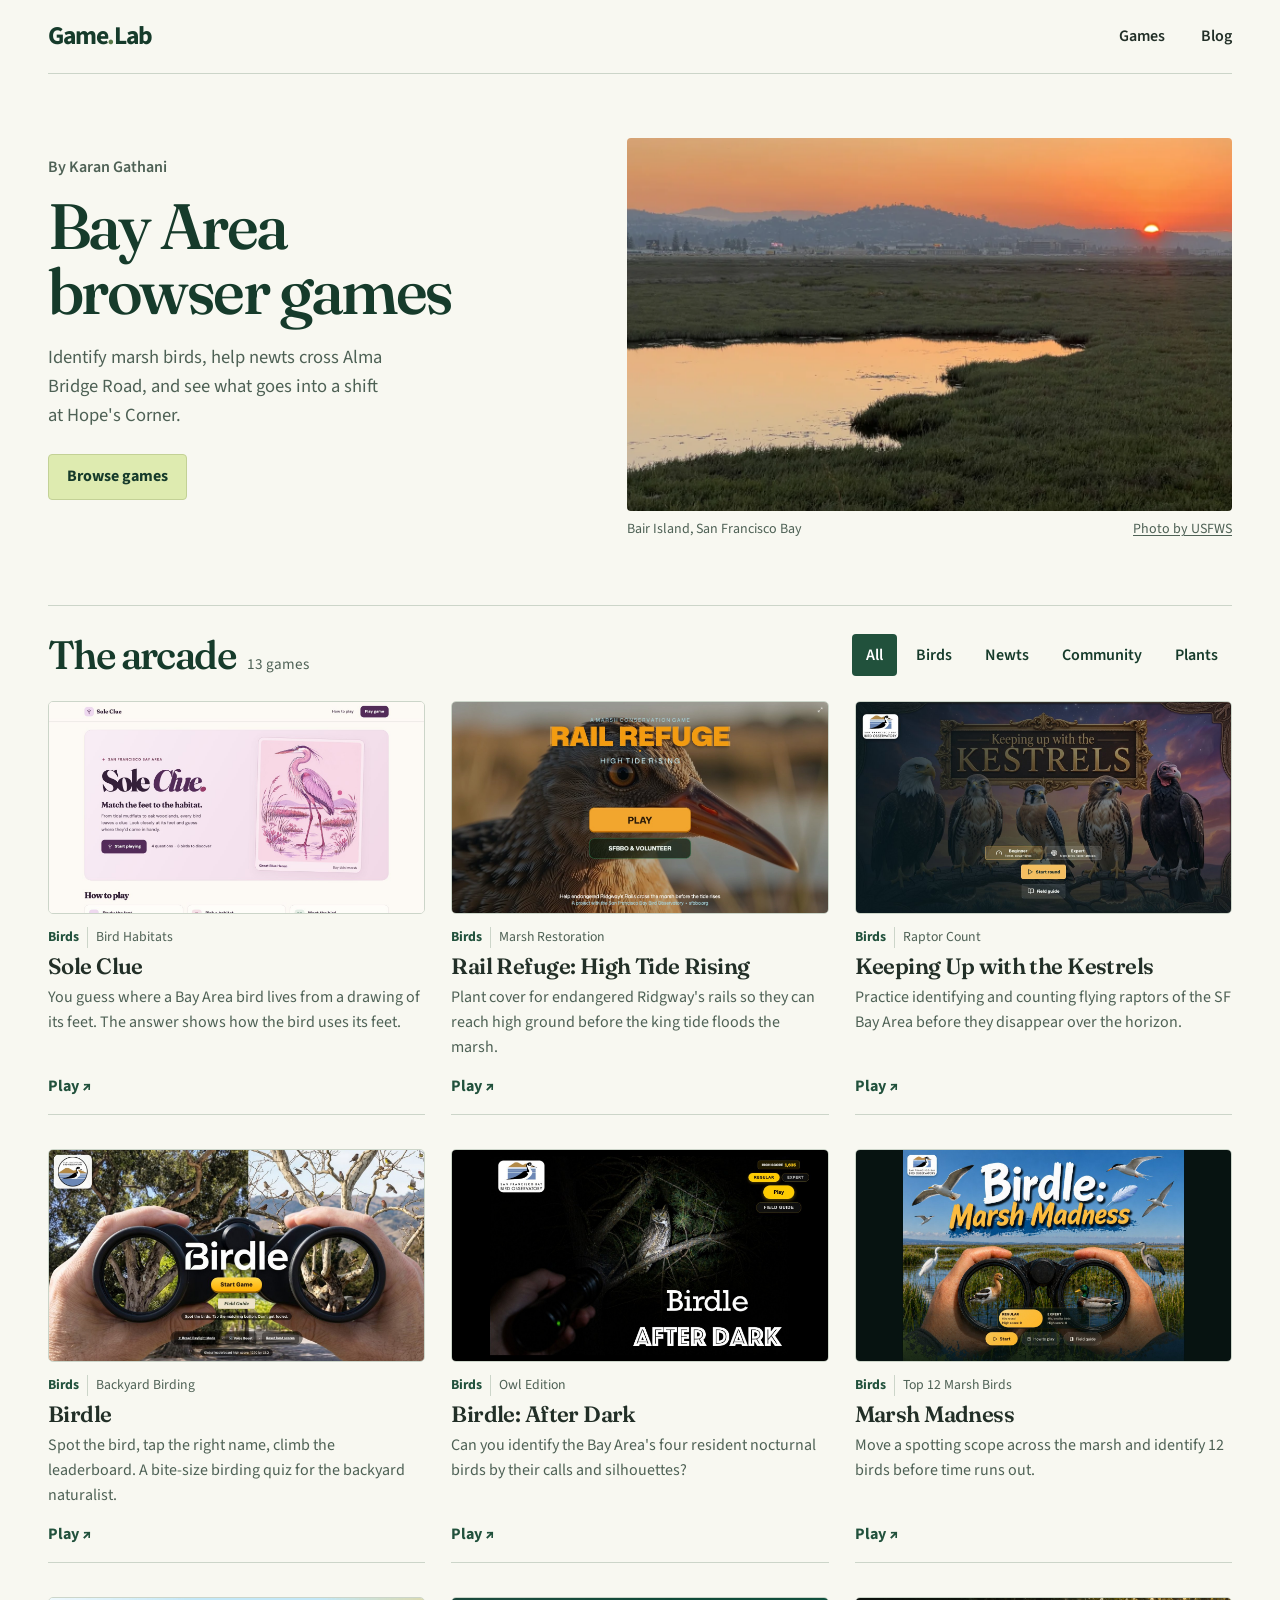
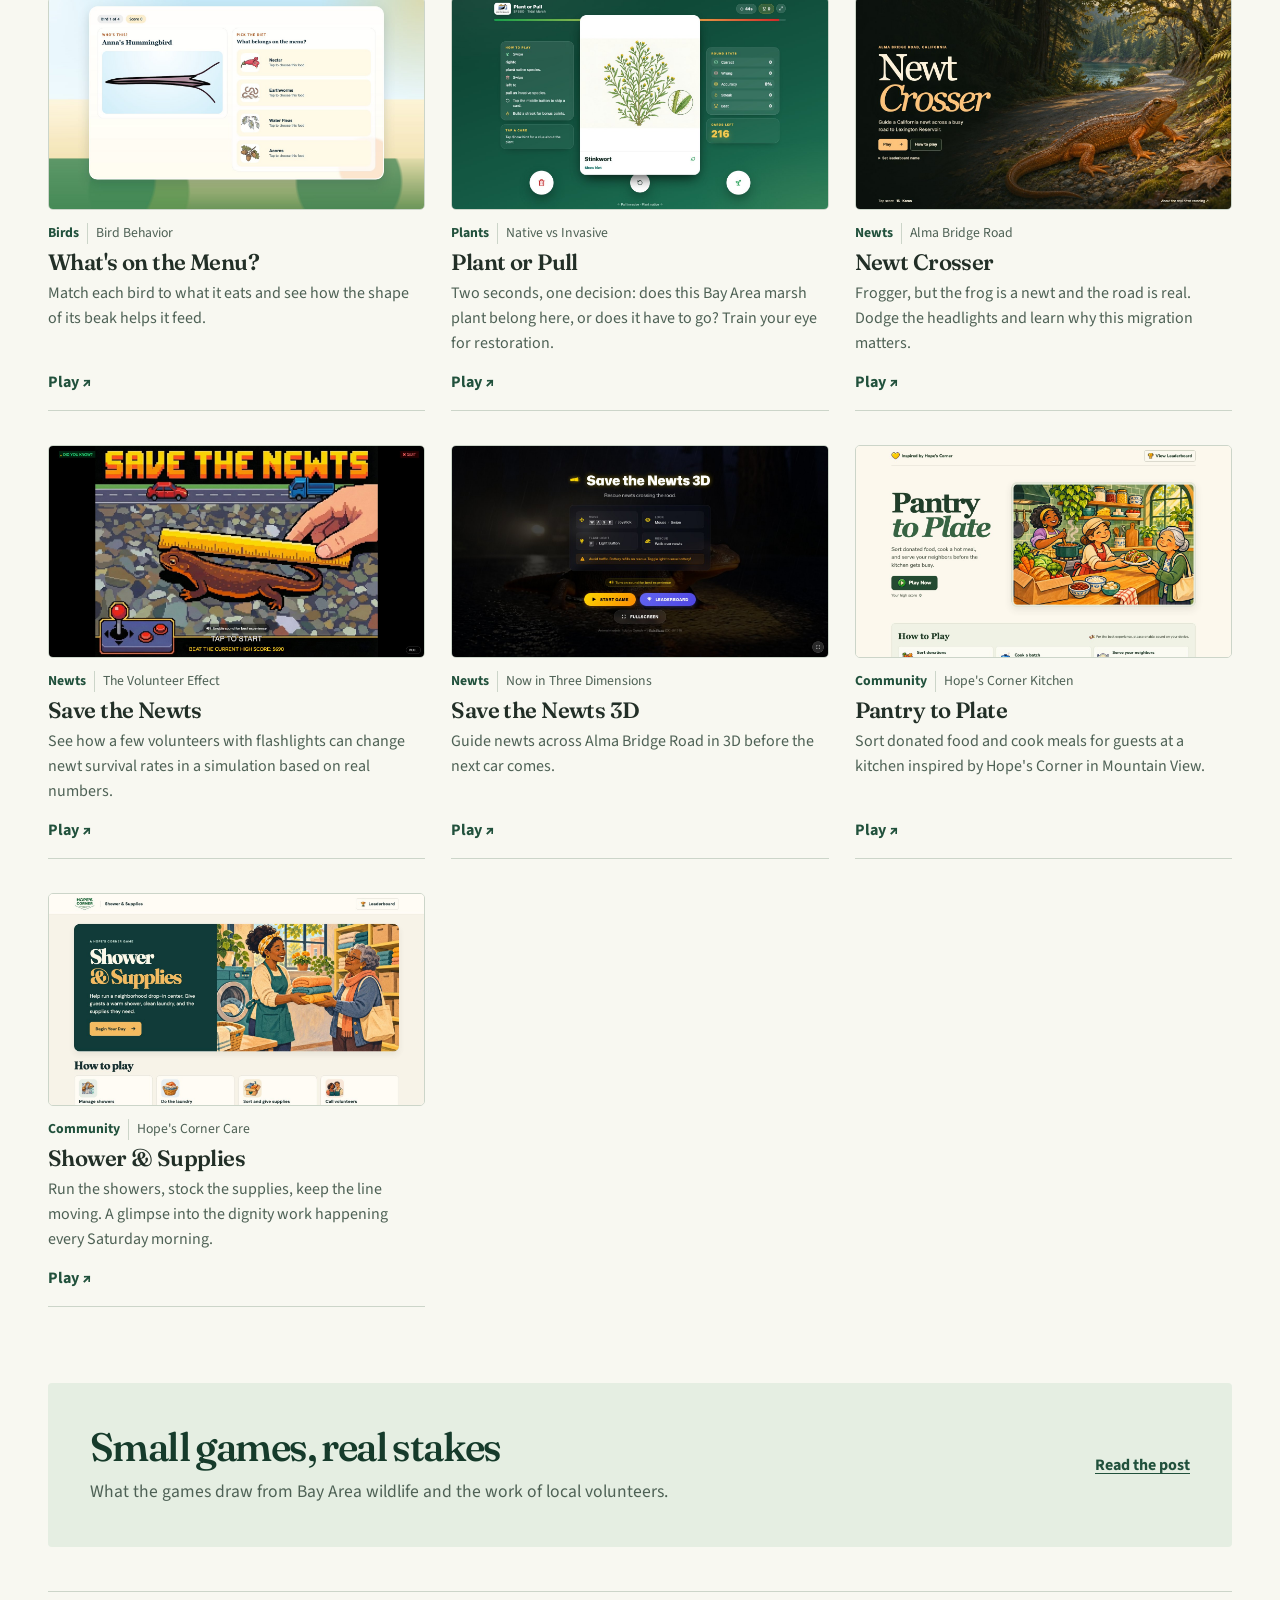
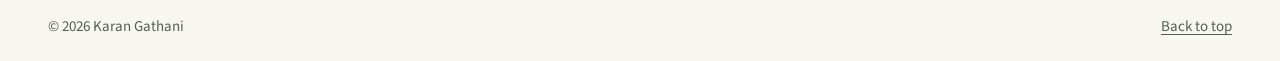
<file: index.html>
<!DOCTYPE html>
<html lang="en">
<head>
  <meta charset="UTF-8" />
  <meta name="viewport" content="width=device-width, initial-scale=1.0" />
  <title>Karan Gathani | Game.Lab</title>
  <meta name="description" content="Browser games about Bay Area birds, marsh plants, migrating newts, and community work." />
  <meta name="theme-color" content="#f8f8f1" />
  <meta property="og:title" content="Karan Gathani | Game.Lab" />
  <meta property="og:description" content="Browser games about Bay Area birds, marsh plants, migrating newts, and community work." />
  <meta property="og:type" content="website" />

  <link rel="icon" type="image/png" sizes="64x64" href="images/favicon.png" />
  <link rel="preconnect" href="https://fonts.googleapis.com" />
  <link rel="preconnect" href="https://fonts.gstatic.com" crossorigin />
  <link href="https://fonts.googleapis.com/css2?family=Fraunces:opsz,wght@9..144,500..650&amp;family=Source+Sans+3:wght@400..700&amp;display=swap" rel="stylesheet" />
  <link rel="stylesheet" href="styles.css" />
</head>
<body id="top">
  <header class="site-header shell">
    <a class="brand" href="index.html">Game<span>.</span>Lab</a>
    <nav class="nav" aria-label="Main">
      <a href="#games">Games</a>
      <a href="blog-why.html">Blog</a>
    </nav>
  </header>

  <main class="shell">
    <section class="hero" aria-labelledby="hero-title">
      <div class="hero-copy">
        <p class="hero-byline">By Karan Gathani</p>
        <h1 id="hero-title">Bay Area<br />browser games</h1>
        <p class="hero-intro">Identify marsh birds, help newts cross Alma Bridge Road, and see what goes into a shift at Hope's Corner.</p>
        <a href="#games" class="button">Browse games</a>
      </div>
      <figure class="hero-photo">
        <img src="images/bair-island-marsh.webp" width="1300" height="975" fetchpriority="high" alt="Sunset over a tidal channel bordered by marsh plants" />
        <figcaption>
          <span>Bair Island, San Francisco Bay</span>
          <a href="https://www.fws.gov/media/salt-marsh-bair-island-nwr">Photo by USFWS</a>
        </figcaption>
      </figure>
    </section>

    <section id="games" class="games-section" aria-labelledby="games-heading">
      <div class="section-head">
        <div class="section-title">
          <h2 id="games-heading">The arcade</h2>
          <p class="game-count" id="game-count" role="status"></p>
        </div>
        <div class="filters" id="filters" role="group" aria-label="Filter games by topic">
          <button class="chip" type="button" data-filter="all" aria-pressed="true">All</button>
          <button class="chip" type="button" data-filter="birds" aria-pressed="false">Birds</button>
          <button class="chip" type="button" data-filter="newts" aria-pressed="false">Newts</button>
          <button class="chip" type="button" data-filter="community" aria-pressed="false">Community</button>
          <button class="chip" type="button" data-filter="plants" aria-pressed="false">Plants</button>
        </div>
      </div>

      <div class="grid" id="grid"></div>
    </section>

    <section class="blog-teaser" aria-labelledby="blog-teaser-title">
      <div>
        <h2 id="blog-teaser-title">Small games, real stakes</h2>
        <p>What the games draw from Bay Area wildlife and the work of local volunteers.</p>
      </div>
      <a href="blog-why.html" class="text-link">Read the post</a>
    </section>
  </main>

  <footer class="site-footer shell">
    <span>&copy; <span id="year"></span> Karan Gathani</span>
    <a href="#top">Back to top</a>
  </footer>

  <script src="games.js"></script>
  <script src="script.js"></script>
</body>
</html>
</file>
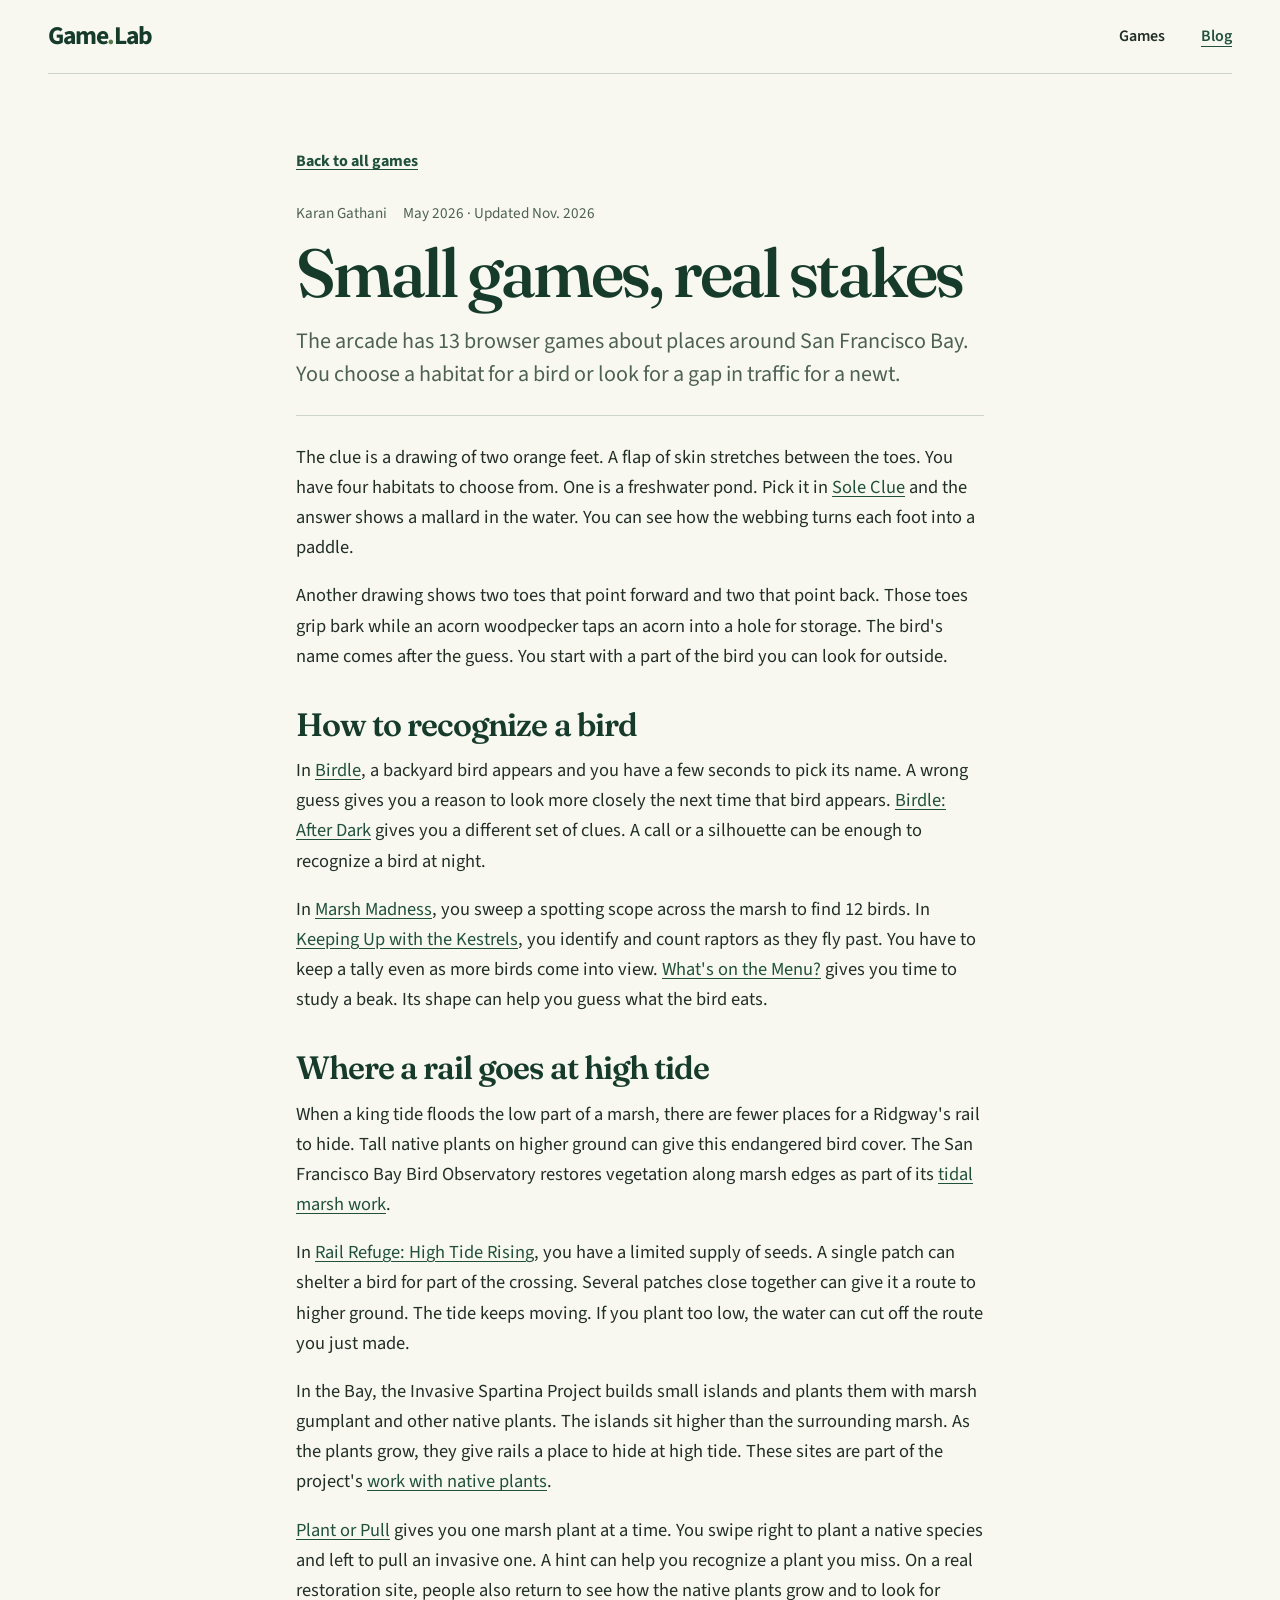
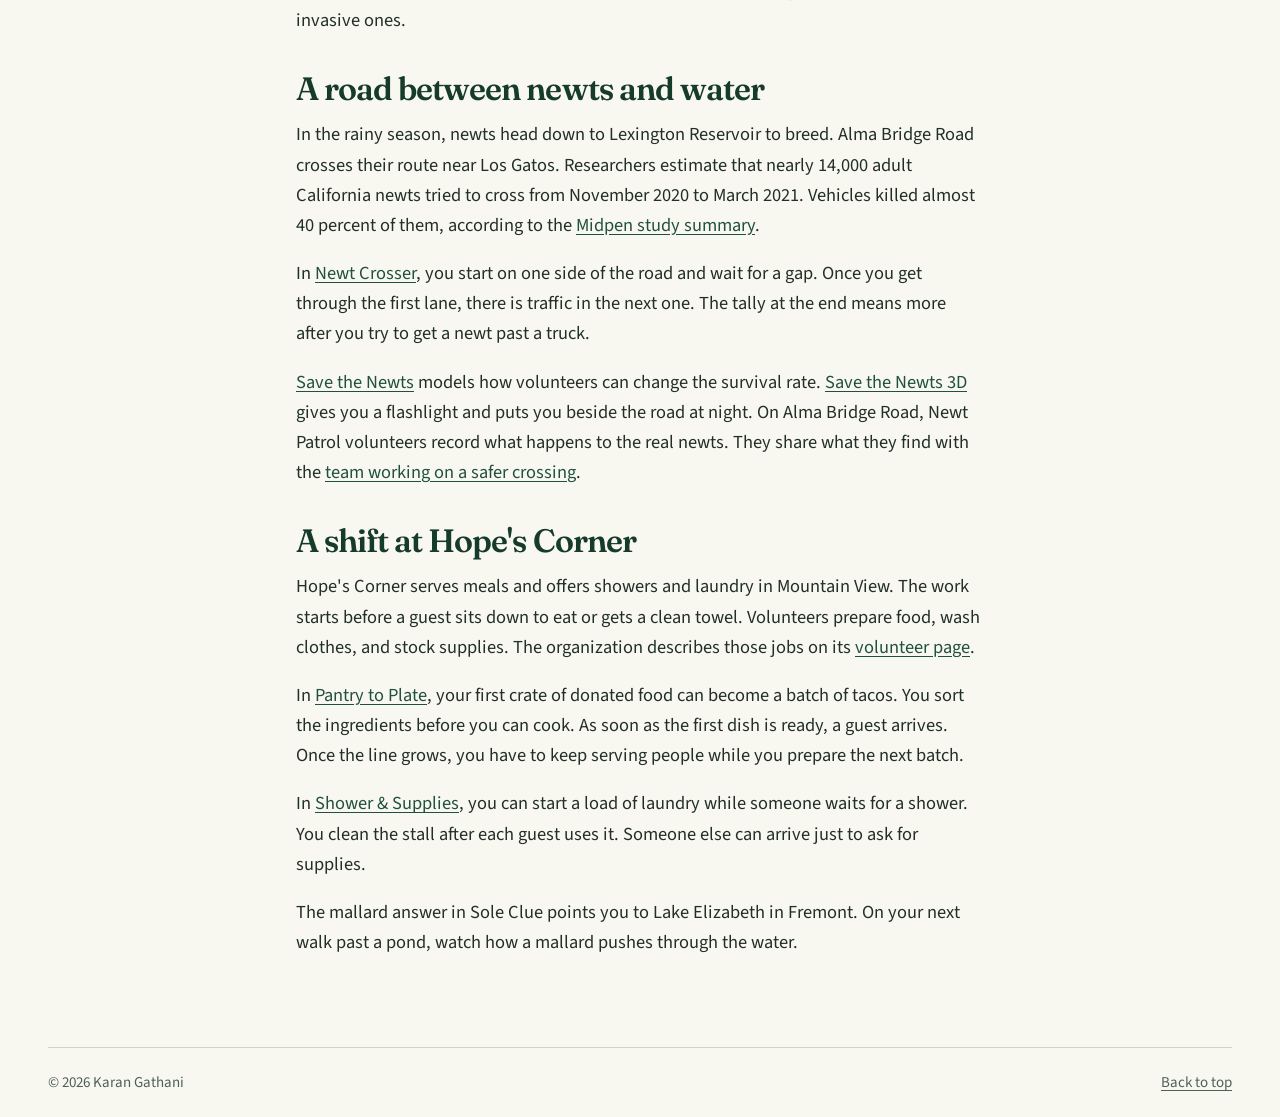
<file: blog-why.html>
<!DOCTYPE html>
<html lang="en">
<head>
  <meta charset="UTF-8" />
  <meta name="viewport" content="width=device-width, initial-scale=1.0" />
  <title>Small games, real stakes | Game.Lab Blog</title>
  <meta name="description" content="How 13 browser games draw on Bay Area birding, marsh restoration, newt crossings, and volunteer shifts at Hope’s Corner." />
  <meta name="theme-color" content="#f8f8f1" />

  <link rel="icon" type="image/png" sizes="64x64" href="images/favicon.png" />
  <link rel="preconnect" href="https://fonts.googleapis.com" />
  <link rel="preconnect" href="https://fonts.gstatic.com" crossorigin />
  <link href="https://fonts.googleapis.com/css2?family=Fraunces:opsz,wght@9..144,500..650&amp;family=Source+Sans+3:wght@400..700&amp;display=swap" rel="stylesheet" />
  <link rel="stylesheet" href="styles.css" />
</head>
<body id="top">
  <header class="site-header shell">
    <a class="brand" href="index.html">Game<span>.</span>Lab</a>
    <nav class="nav" aria-label="Main">
      <a href="index.html#games">Games</a>
      <a href="blog-why.html" aria-current="page">Blog</a>
    </nav>
  </header>

  <main>
    <div class="post-wrap">
      <a class="post-back text-link" href="index.html#games">Back to all games</a>

      <div class="post-meta">
        <span>Karan Gathani</span>
        <span><time datetime="2026-05">May 2026</time> &middot; Updated <time datetime="2026-11-22">Nov. 2026</time></span>
      </div>

      <h1 class="post-title">
        Small games, real stakes
      </h1>
      <p class="post-lede">
        The arcade has 13 browser games about places around San Francisco Bay.
        You choose a habitat for a bird or look for a gap in traffic for a newt.
      </p>

      <article class="post-body">
        <p>
          The clue is a drawing of two orange feet. A flap of skin stretches between the toes.
          You have four habitats to choose from. One is a freshwater pond.
          Pick it in <a href="https://karangattu.github.io/sole-clue/" target="_blank" rel="noopener">Sole Clue</a>
          and the answer shows a mallard in the water.
          You can see how the webbing turns each foot into a paddle.
        </p>

        <p>
          Another drawing shows two toes that point forward and two that point back.
          Those toes grip bark while an acorn woodpecker taps an acorn into a hole for storage.
          The bird's name comes after the guess. You start with a part of the bird you can look for outside.
        </p>

        <h2>How to recognize a bird</h2>
        <p>
          In <a href="https://karangattu.github.io/birdle/" target="_blank" rel="noopener">Birdle</a>,
          a backyard bird appears and you have a few seconds to pick its name.
          A wrong guess gives you a reason to look more closely the next time that bird appears.
          <a href="https://karangattu.github.io/birdle-after-dark/" target="_blank" rel="noopener">Birdle: After Dark</a>
          gives you a different set of clues. A call or a silhouette can be enough to recognize a bird at night.
        </p>
        <p>
          In <a href="https://karangattu.github.io/birdle-marsh-madness/" target="_blank" rel="noopener">Marsh Madness</a>,
          you sweep a spotting scope across the marsh to find 12 birds.
          In <a href="https://karangattu.github.io/keeping-up-with-the-kestrels/" target="_blank" rel="noopener">Keeping Up with the Kestrels</a>,
          you identify and count raptors as they fly past.
          You have to keep a tally even as more birds come into view.
          <a href="https://karangattu.github.io/whats-on-the-menu/" target="_blank" rel="noopener">What's on the Menu?</a>
          gives you time to study a beak. Its shape can help you guess what the bird eats.
        </p>

        <h2>Where a rail goes at high tide</h2>
        <p>
          When a king tide floods the low part of a marsh, there are fewer places for a Ridgway's rail to hide.
          Tall native plants on higher ground can give this endangered bird cover.
          The San Francisco Bay Bird Observatory restores vegetation along marsh edges as part of its
          <a href="https://www.sfbbo.org/tidalmarsh/">tidal marsh work</a>.
        </p>
        <p>
          In <a href="https://karangattu.github.io/high-tide-refugia/" target="_blank" rel="noopener">Rail Refuge: High Tide Rising</a>,
          you have a limited supply of seeds. A single patch can shelter a bird for part of the crossing.
          Several patches close together can give it a route to higher ground.
          The tide keeps moving. If you plant too low, the water can cut off the route you just made.
        </p>
        <p>
          In the Bay, the Invasive Spartina Project builds small islands and plants them with marsh gumplant and other native plants.
          The islands sit higher than the surrounding marsh.
          As the plants grow, they give rails a place to hide at high tide.
          These sites are part of the project's <a href="https://spartina.org/project/restoring/">work with native plants</a>.
        </p>
        <p>
          <a href="https://karangattu.github.io/plant-or-pull/" target="_blank" rel="noopener">Plant or Pull</a>
          gives you one marsh plant at a time. You swipe right to plant a native species and left to pull an invasive one.
          A hint can help you recognize a plant you miss.
          On a real restoration site, people also return to see how the native plants grow and to look for invasive ones.
        </p>

        <h2>A road between newts and water</h2>
        <p>
          In the rainy season, newts head down to Lexington Reservoir to breed.
          Alma Bridge Road crosses their route near Los Gatos.
          Researchers estimate that nearly 14,000 adult California newts tried to cross from November 2020 to March 2021.
          Vehicles killed almost 40 percent of them, according to the
          <a href="https://www.openspace.org/where-to-go/nature/newts">Midpen study summary</a>.
        </p>
        <p>
          In <a href="https://karangattu.github.io/alma-bridge-newt-crosser/" target="_blank" rel="noopener">Newt Crosser</a>,
          you start on one side of the road and wait for a gap.
          Once you get through the first lane, there is traffic in the next one.
          The tally at the end means more after you try to get a newt past a truck.
        </p>
        <p>
          <a href="https://karangattu.github.io/save-the-newts/" target="_blank" rel="noopener">Save the Newts</a>
          models how volunteers can change the survival rate.
          <a href="https://karangattu.github.io/save-the-newts-3d/" target="_blank" rel="noopener">Save the Newts 3D</a>
          gives you a flashlight and puts you beside the road at night.
          On Alma Bridge Road, Newt Patrol volunteers record what happens to the real newts.
          They share what they find with the <a href="https://www.openspace.org/stories/newt-crossing-alert">team working on a safer crossing</a>.
        </p>

        <h2>A shift at Hope's Corner</h2>
        <p>
          Hope's Corner serves meals and offers showers and laundry in Mountain View.
          The work starts before a guest sits down to eat or gets a clean towel.
          Volunteers prepare food, wash clothes, and stock supplies.
          The organization describes those jobs on its <a href="https://www.hopes-corner.org/volunteer">volunteer page</a>.
        </p>
        <p>
          In <a href="https://karangattu.github.io/hopes-corner-sort-and-serve/" target="_blank" rel="noopener">Pantry to Plate</a>,
          your first crate of donated food can become a batch of tacos.
          You sort the ingredients before you can cook.
          As soon as the first dish is ready, a guest arrives.
          Once the line grows, you have to keep serving people while you prepare the next batch.
        </p>
        <p>
          In <a href="https://karangattu.github.io/shower-and-supplies/" target="_blank" rel="noopener">Shower &amp; Supplies</a>,
          you can start a load of laundry while someone waits for a shower.
          You clean the stall after each guest uses it.
          Someone else can arrive just to ask for supplies.
        </p>
        <p>
          The mallard answer in Sole Clue points you to Lake Elizabeth in Fremont.
          On your next walk past a pond, watch how a mallard pushes through the water.
        </p>
      </article>
    </div>
  </main>

  <footer class="site-footer shell">
    <span>&copy; <span id="year"></span> Karan Gathani</span>
    <a href="#top">Back to top</a>
  </footer>

  <script>
    document.getElementById("year").textContent = new Date().getFullYear();
  </script>
</body>
</html>
</file>
<file: styles.css>
:root {
  color-scheme: light;
  --paper: #f8f8f1;
  --ink: #222f27;
  --muted: #4e6155;
  --green: #21513c;
  --green-dark: #163b2b;
  --line: #ccd5c9;
  --wash: #e5eee2;
  --lime: #deebb0;
  --focus: #315b89;
  --display: "Fraunces", Georgia, serif;
  --body: "Source Sans 3", system-ui, sans-serif;
}

* { box-sizing: border-box; }

body {
  margin: 0;
  background: var(--paper);
  color: var(--ink);
  font-family: var(--body);
  line-height: 1.55;
}

h1, h2, h3, p, figure { margin: 0; }
img { display: block; max-width: 100%; }
a { color: inherit; }

:focus-visible {
  outline: 3px solid var(--focus);
  outline-offset: 4px;
}

.shell {
  width: min(calc(100% - 64px), 74rem);
  margin-inline: auto;
}

.site-header,
.site-footer {
  display: flex;
  align-items: center;
  justify-content: space-between;
  gap: 16px;
}

.site-header {
  min-height: 74px;
  border-bottom: 1px solid var(--line);
}

.brand {
  color: var(--green-dark);
  font: 700 1.6rem/1 var(--body);
  letter-spacing: -0.045em;
  text-decoration: none;
}

.brand span { color: #597a49; }

.nav {
  display: flex;
  gap: clamp(18px, 3vw, 36px);
}

.nav a {
  padding-block: 8px;
  font-weight: 600;
  text-decoration: none;
}

.nav a:hover,
.nav a[aria-current="page"] {
  color: var(--green);
  text-decoration: underline;
  text-underline-offset: 5px;
}

.hero {
  display: grid;
  grid-template-columns: minmax(0, 0.92fr) minmax(0, 1.08fr);
  align-items: center;
  gap: clamp(32px, 5vw, 72px);
  padding-block: clamp(42px, 5vw, 72px) clamp(44px, 5vw, 72px);
}

.hero-copy { padding-bottom: 24px; }

.hero-byline {
  margin-bottom: 14px;
  color: var(--muted);
  font-weight: 600;
}

.hero h1 {
  font: 550 clamp(2.65rem, 5vw, 4.65rem)/1.01 var(--display);
  letter-spacing: -0.04em;
  color: var(--green-dark);
}

.hero-intro {
  max-width: 38ch;
  margin: 20px 0 24px;
  color: var(--muted);
  font-size: clamp(1.09rem, 1.45vw, 1.24rem);
}

.button {
  display: inline-flex;
  min-height: 46px;
  align-items: center;
  padding: 8px 18px;
  border: 1px solid #c3d196;
  border-radius: 4px;
  background: var(--lime);
  color: var(--green-dark);
  font-weight: 700;
  text-decoration: none;
}

.button:hover { background: #d3e39c; }

.hero-photo img {
  width: 100%;
  height: auto;
  aspect-ratio: 1.62;
  border-radius: 4px;
  object-fit: cover;
  object-position: center 44%;
}

.hero-photo figcaption {
  display: flex;
  flex-wrap: wrap;
  justify-content: space-between;
  gap: 2px 12px;
  margin-top: 8px;
  color: var(--muted);
  font-size: 0.875rem;
}

.hero-photo figcaption a { text-underline-offset: 2px; }

.games-section {
  padding-top: 27px;
  border-top: 1px solid var(--line);
  scroll-margin-top: 16px;
}

.section-head {
  display: flex;
  align-items: center;
  justify-content: space-between;
  gap: 12px 24px;
  margin-bottom: 24px;
}

.section-head h2,
.blog-teaser h2 {
  color: var(--green-dark);
  font: 550 clamp(1.85rem, 3.1vw, 2.65rem)/1.12 var(--display);
  letter-spacing: -0.04em;
}

.section-title {
  display: flex;
  flex-wrap: wrap;
  align-items: baseline;
  gap: 2px 12px;
}

.game-count {
  color: var(--muted);
  font-size: 0.95rem;
}

.filters {
  display: flex;
  flex-wrap: wrap;
  gap: 5px;
}

.chip {
  min-height: 42px;
  padding: 6px 13px;
  border: 1px solid transparent;
  border-radius: 4px;
  background: transparent;
  color: var(--green-dark);
  font: 600 1rem/1.25 var(--body);
  cursor: pointer;
}

.chip:hover { background: var(--wash); }

.chip[aria-pressed="true"] {
  background: var(--green);
  color: #fff;
}

.grid {
  display: grid;
  grid-template-columns: repeat(3, minmax(0, 1fr));
  gap: 34px 26px;
}

.card {
  display: flex;
  min-width: 0;
  flex-direction: column;
  padding-bottom: 16px;
  border-bottom: 1px solid var(--line);
  text-decoration: none;
}

.card-thumb {
  width: 100%;
  height: auto;
  aspect-ratio: 16 / 9;
  border: 1px solid var(--line);
  border-radius: 5px;
  background: var(--wash);
  object-fit: cover;
}

.card-body {
  display: flex;
  flex: 1;
  flex-direction: column;
  align-items: start;
  padding-top: 13px;
}

.card-details {
  display: flex;
  flex-wrap: wrap;
  gap: 2px 8px;
  margin-bottom: 5px;
  color: var(--muted);
  font-size: 0.86rem;
}

.card-details strong { color: var(--green); }

.card-details span {
  padding-left: 8px;
  border-left: 1px solid var(--line);
}

.card-title {
  margin-bottom: 6px;
  color: var(--ink);
  font: 600 1.39rem/1.18 var(--display);
  letter-spacing: -0.026em;
}

.card-desc {
  margin-bottom: 14px;
  color: var(--muted);
  font-size: 1rem;
}

.card-play {
  margin-top: auto;
  color: var(--green);
  font-weight: 700;
}

.card:hover .card-title,
.card:focus-visible .card-title {
  color: var(--green);
  text-decoration: underline;
  text-underline-offset: 3px;
}

.blog-teaser {
  display: flex;
  align-items: center;
  justify-content: space-between;
  gap: 16px 32px;
  margin-block: clamp(42px, 6vw, 76px) 44px;
  padding: clamp(22px, 4vw, 42px);
  border-radius: 4px;
  background: var(--wash);
}

.blog-teaser p {
  margin-top: 8px;
  color: var(--muted);
  font-size: 1.1rem;
}

.text-link,
.post-body a {
  color: var(--green);
  text-decoration: underline;
  text-underline-offset: 3px;
}

.text-link { font-weight: 700; }
.text-link:hover, .post-body a:hover { color: var(--green-dark); }

.site-footer {
  min-height: 70px;
  border-top: 1px solid var(--line);
  color: var(--muted);
  font-size: 0.94rem;
}

.site-footer a { text-underline-offset: 3px; }

.post-wrap {
  width: min(calc(100% - 64px), 43rem);
  margin: clamp(36px, 6vw, 75px) auto clamp(48px, 7vw, 90px);
}

.post-back { display: inline-block; }

.post-meta {
  display: flex;
  flex-wrap: wrap;
  gap: 3px 16px;
  margin: 28px 0 12px;
  color: var(--muted);
  font-size: 0.95rem;
}

.post-title {
  color: var(--green-dark);
  font: 550 clamp(2.6rem, 6.3vw, 4.25rem)/1.03 var(--display);
  letter-spacing: -0.04em;
}

.post-lede {
  margin: 18px 0 26px;
  padding-bottom: 24px;
  border-bottom: 1px solid var(--line);
  color: var(--muted);
  font-size: clamp(1.2rem, 2.2vw, 1.38rem);
  line-height: 1.48;
}

.post-body p {
  margin-bottom: 18px;
  font-size: 1.15rem;
  line-height: 1.64;
}

.post-body h2 {
  margin: 34px 0 12px;
  color: var(--green-dark);
  font: 600 clamp(1.6rem, 3.1vw, 2.02rem)/1.18 var(--display);
  letter-spacing: -0.03em;
}

@media (max-width: 880px) {
  .hero { grid-template-columns: 1fr; }
  .hero-copy { padding-bottom: 0; }
  .hero h1 { font-size: clamp(2.65rem, 7.5vw, 4.65rem); }
  .grid { grid-template-columns: repeat(2, minmax(0, 1fr)); }
}

@media (max-width: 620px) {
  .shell, .post-wrap { width: calc(100% - 36px); }
  .site-header { min-height: 60px; }
  .hero { padding-block: 28px 30px; gap: 22px; }
  .hero-photo img { aspect-ratio: 1.8; }
  .section-head, .blog-teaser { align-items: start; flex-direction: column; }
  .section-head { margin-bottom: 18px; }
  .chip { min-height: 44px; padding-inline: 8px; }
  .grid { gap: 24px 16px; }
}

@media (max-width: 490px) {
  .grid { grid-template-columns: 1fr; }
}
</file>
